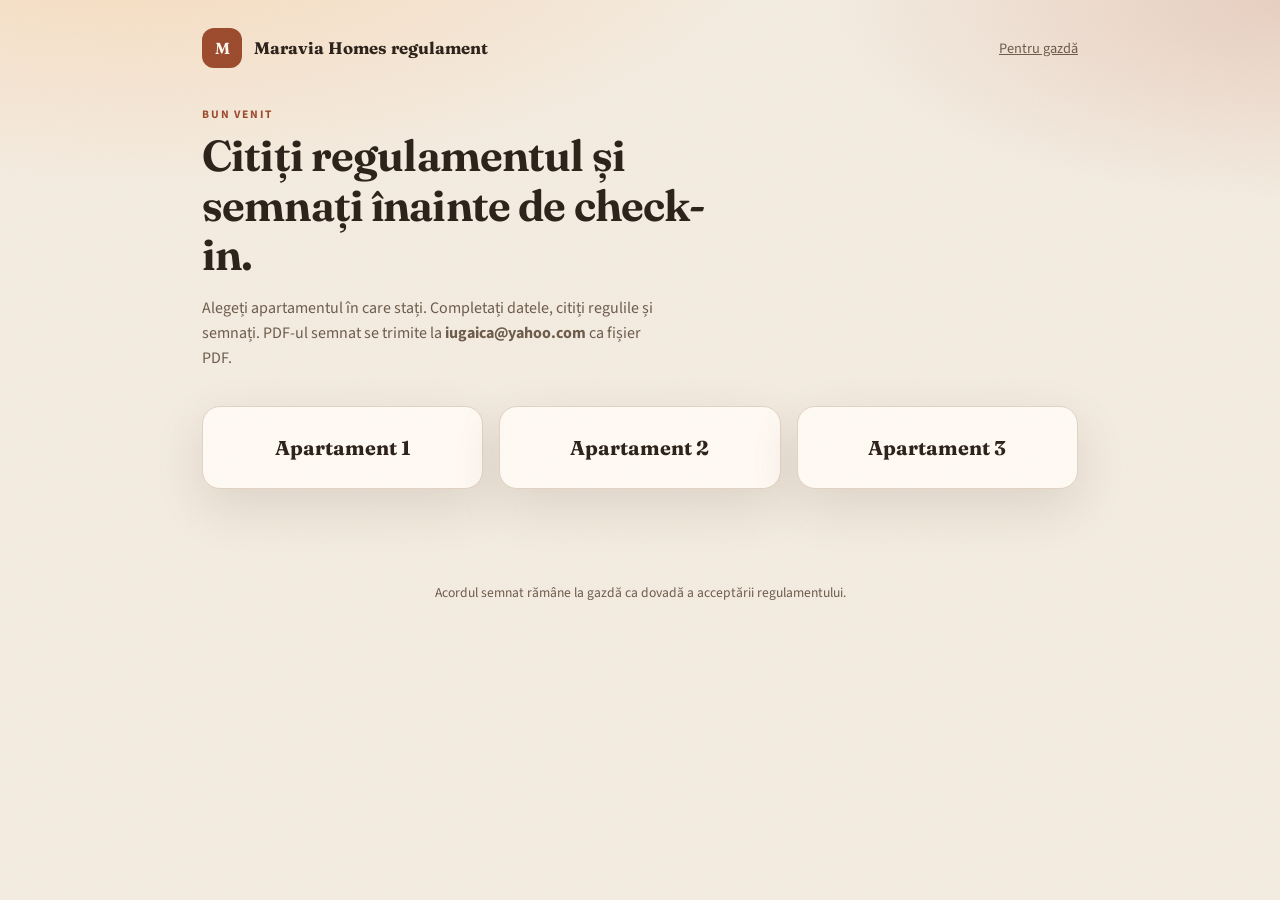
<file: docs/index.html>
<!DOCTYPE html>
<html lang="ro">
  <head>
    <meta charset="UTF-8" />
    <meta name="viewport" content="width=device-width, initial-scale=1" />
    <title>Maravia Homes regulament</title>
    <link rel="preconnect" href="https://fonts.googleapis.com" />
    <link rel="preconnect" href="https://fonts.gstatic.com" crossorigin />
    <link
      href="https://fonts.googleapis.com/css2?family=Fraunces:opsz,wght@9..144,500;9..144,650&family=Source+Sans+3:wght@400;500;600;700&display=swap"
      rel="stylesheet"
    />
    <link rel="stylesheet" href="css/style.css?v=10" />
  </head>
  <body>
    <div class="noise"></div>
    <header class="top">
      <a class="brand" href="index.html">
        <span class="mark">M</span>
        <span>
          <strong id="hostName">Maravia Homes regulament</strong>
        </span>
      </a>
      <a class="ghost-link" href="admin.html">Pentru gazdă</a>
    </header>

    <main id="app">
      <section class="hero" data-step="pick">
        <p class="eyebrow">Bun venit</p>
        <h1>Citiți regulamentul și semnați înainte de check-in.</h1>
        <p class="lead">
          Alegeți apartamentul în care stați. Completați datele, citiți regulile
          și semnați. PDF-ul semnat se trimite la
          <strong>iugaica@yahoo.com</strong> ca fișier PDF.
        </p>
        <div class="apartments" id="apartments"></div>
      </section>

      <section class="sheet hidden" data-step="form">
        <button type="button" class="back" id="backPick">← Schimbă apartamentul</button>
        <p class="eyebrow" id="aptLabel"></p>
        <h2>Datele șederii</h2>
        <form id="guestForm" novalidate>
          <label>
            Nume și prenume
            <input name="fullName" autocomplete="name" required minlength="3" />
          </label>
          <div class="row">
            <label>
              Telefon
              <input name="phone" type="tel" autocomplete="tel" required />
            </label>
            <label>
              E-mail <span class="opt">(opțional)</span>
              <input name="email" type="email" autocomplete="email" />
            </label>
          </div>
          <div class="row three">
            <label>
              Check-in
              <input name="checkIn" type="date" required />
            </label>
            <label>
              Check-out
              <input name="checkOut" type="date" required />
            </label>
            <label>
              Persoane
              <input name="guests" type="number" min="1" max="12" value="2" required />
            </label>
          </div>

          <h2 class="rules-title">Date de identificare</h2>
          <p class="hint">Completeți datele din cartea de identitate.</p>
          <div class="row">
            <label>
              CNP
              <input
                name="cnp"
                inputmode="numeric"
                autocomplete="off"
                maxlength="13"
                placeholder="13 cifre"
                required
              />
            </label>
            <label>
              Serie CI
              <input
                name="serieCi"
                autocomplete="off"
                maxlength="9"
                placeholder="ex. RK123456"
                required
              />
            </label>
          </div>

          <h2 class="rules-title">Regulamentul locuinței</h2>
          <div class="rules" id="rules"></div>

          <label class="accept">
            <input type="checkbox" name="accepted" required />
            <span
              >Am citit regulamentul, îl înțeleg și mă angajez să îl respect pe
              toată durata șederii, împreună cu persoanele care mă însoțesc.</span
            >
          </label>

          <h2>Semnătura</h2>
          <p class="hint">Desenați semnătura cu degetul sau cu mouse-ul.</p>
          <div class="pad-wrap">
            <canvas id="pad" width="700" height="220"></canvas>
            <button type="button" class="text-btn" id="clearPad">Șterge semnătura</button>
          </div>

          <p class="form-error hidden" id="formError"></p>
          <button type="submit" class="primary" id="submitBtn">
            Semnez și salvez PDF-ul
          </button>
        </form>
      </section>

      <section class="done hidden" data-step="done">
        <p class="eyebrow">Gata</p>
        <h2>Acordul a fost salvat.</h2>
        <p class="lead" id="doneLead">
          PDF-ul este păstrat în arhiva gazdei și a fost trimis pe email.
        </p>
        <a class="primary" id="downloadLink" href="#">Descarcă PDF-ul</a>
        <button type="button" class="secondary" id="another">Semnează alt acord</button>
      </section>
    </main>

    <footer>
      <p>Acordul semnat rămâne la gazdă ca dovadă a acceptării regulamentului.</p>
    </footer>
    <script src="vendor/pdf-lib.min.js"></script>
    <script src="vendor/fontkit.umd.js"></script>
    <script src="js/app.js?v=12"></script>
  </body>
</html>
</file>
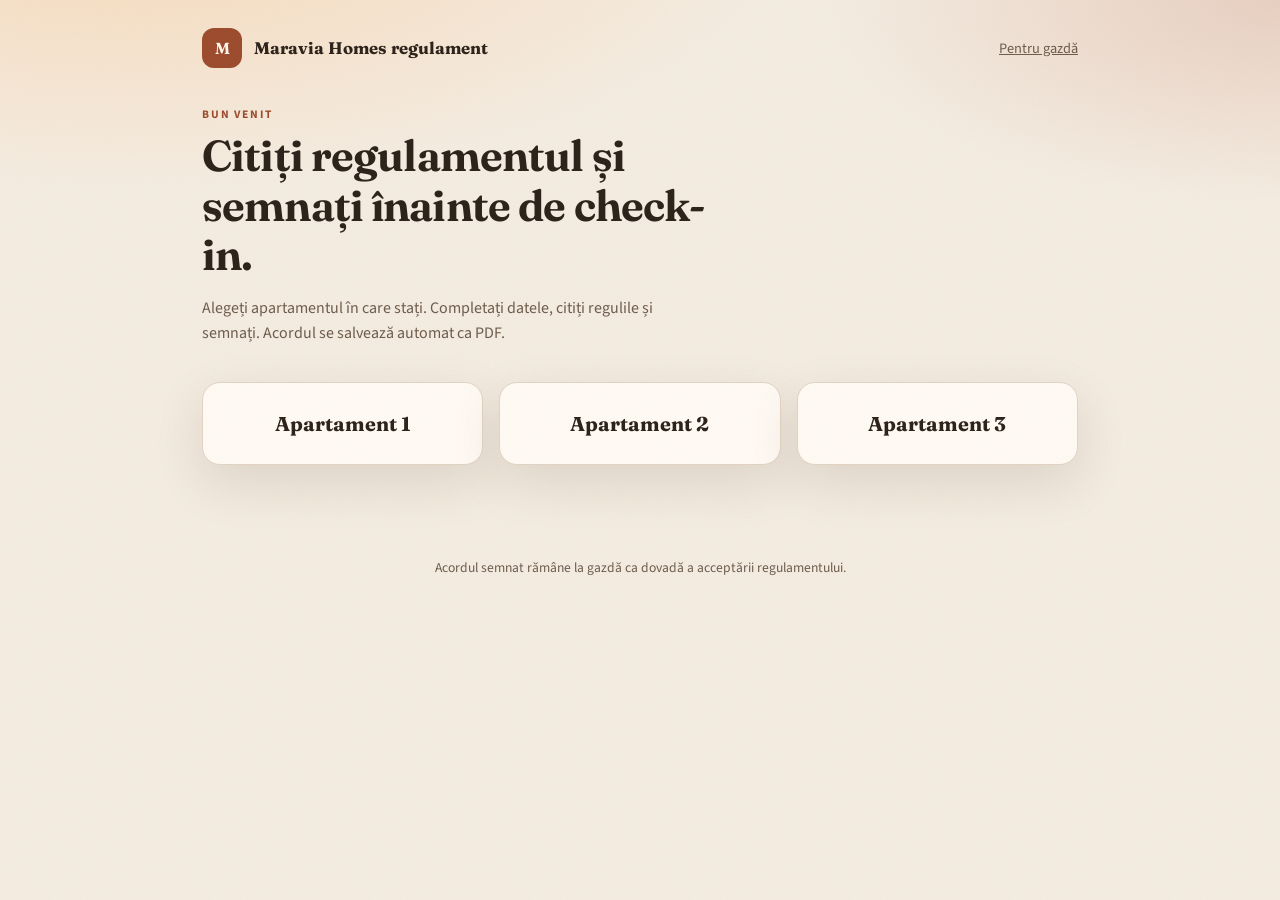
<file: public/index.html>
<!DOCTYPE html>
<html lang="ro">
  <head>
    <meta charset="UTF-8" />
    <meta name="viewport" content="width=device-width, initial-scale=1" />
    <title>Maravia Homes regulament</title>
    <link rel="preconnect" href="https://fonts.googleapis.com" />
    <link rel="preconnect" href="https://fonts.gstatic.com" crossorigin />
    <link
      href="https://fonts.googleapis.com/css2?family=Fraunces:opsz,wght@9..144,500;9..144,650&family=Source+Sans+3:wght@400;500;600;700&display=swap"
      rel="stylesheet"
    />
    <link rel="stylesheet" href="css/style.css?v=7" />
  </head>
  <body>
    <div class="noise"></div>
    <header class="top">
      <a class="brand" href="index.html">
        <span class="mark">M</span>
        <span>
          <strong id="hostName">Maravia Homes regulament</strong>
        </span>
      </a>
      <a class="ghost-link" href="admin.html">Pentru gazdă</a>
    </header>

    <main id="app">
      <section class="hero" data-step="pick">
        <p class="eyebrow">Bun venit</p>
        <h1>Citiți regulamentul și semnați înainte de check-in.</h1>
        <p class="lead">
          Alegeți apartamentul în care stați. Completați datele, citiți regulile
          și semnați. Acordul se salvează automat ca PDF.
        </p>
        <div class="apartments" id="apartments"></div>
      </section>

      <section class="sheet hidden" data-step="form">
        <button type="button" class="back" id="backPick">← Schimbă apartamentul</button>
        <p class="eyebrow" id="aptLabel"></p>
        <h2>Datele șederii</h2>
        <form id="guestForm" novalidate>
          <label>
            Nume și prenume
            <input name="fullName" autocomplete="name" required minlength="3" />
          </label>
          <div class="row">
            <label>
              Telefon
              <input name="phone" type="tel" autocomplete="tel" required />
            </label>
            <label>
              E-mail <span class="opt">(opțional)</span>
              <input name="email" type="email" autocomplete="email" />
            </label>
          </div>
          <div class="row three">
            <label>
              Check-in
              <input name="checkIn" type="date" required />
            </label>
            <label>
              Check-out
              <input name="checkOut" type="date" required />
            </label>
            <label>
              Persoane
              <input name="guests" type="number" min="1" max="12" value="2" required />
            </label>
          </div>

          <h2 class="rules-title">Date de identificare</h2>
          <p class="hint">Completeți datele din cartea de identitate.</p>
          <div class="row">
            <label>
              CNP
              <input
                name="cnp"
                inputmode="numeric"
                autocomplete="off"
                maxlength="13"
                placeholder="13 cifre"
                required
              />
            </label>
            <label>
              Serie CI
              <input
                name="serieCi"
                autocomplete="off"
                maxlength="9"
                placeholder="ex. RK123456"
                required
              />
            </label>
          </div>

          <h2 class="rules-title">Regulamentul locuinței</h2>
          <div class="rules" id="rules"></div>

          <label class="accept">
            <input type="checkbox" name="accepted" required />
            <span
              >Am citit regulamentul, îl înțeleg și mă angajez să îl respect pe
              toată durata șederii, împreună cu persoanele care mă însoțesc.</span
            >
          </label>

          <h2>Semnătura</h2>
          <p class="hint">Desenați semnătura cu degetul sau cu mouse-ul.</p>
          <div class="pad-wrap">
            <canvas id="pad" width="700" height="220"></canvas>
            <button type="button" class="text-btn" id="clearPad">Șterge semnătura</button>
          </div>

          <p class="form-error hidden" id="formError"></p>
          <button type="submit" class="primary" id="submitBtn">
            Semnez și salvez PDF-ul
          </button>
        </form>
      </section>

      <section class="done hidden" data-step="done">
        <p class="eyebrow">Gata</p>
        <h2>Acordul a fost salvat.</h2>
        <p class="lead" id="doneLead">
          PDF-ul este păstrat în arhiva gazdei și a fost trimis pe email.
        </p>
        <a class="primary" id="downloadLink" href="#">Descarcă PDF-ul</a>
        <button type="button" class="secondary" id="another">Semnează alt acord</button>
      </section>
    </main>

    <footer>
      <p>Acordul semnat rămâne la gazdă ca dovadă a acceptării regulamentului.</p>
    </footer>
    <script src="vendor/pdf-lib.min.js"></script>
    <script src="vendor/fontkit.umd.js"></script>
    <script src="js/app.js?v=7"></script>
  </body>
</html>
</file>
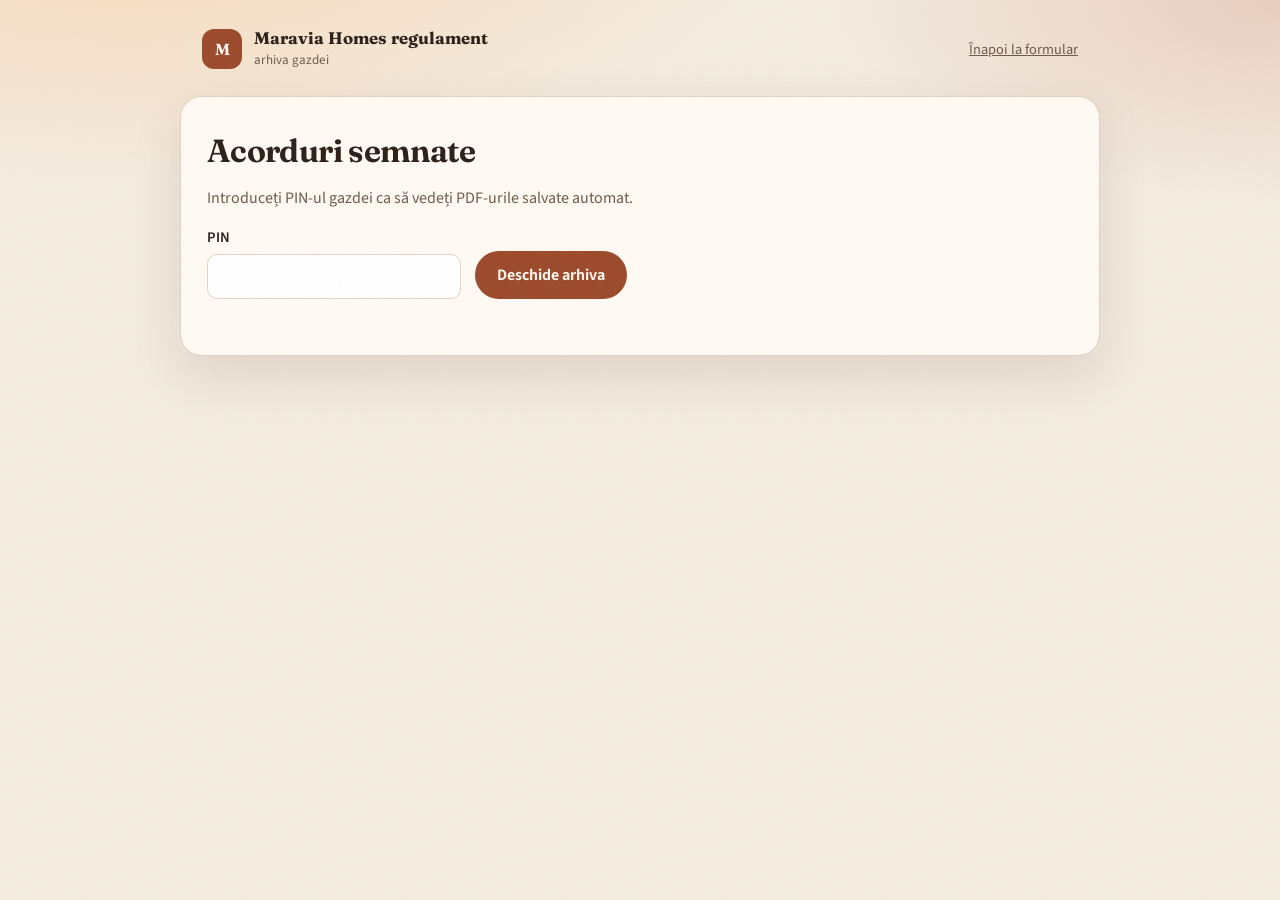
<file: docs/admin.html>
<!DOCTYPE html>
<html lang="ro">
  <head>
    <meta charset="UTF-8" />
    <meta name="viewport" content="width=device-width, initial-scale=1" />
    <title>Arhiva acorduri — Maravia Homes regulament</title>
    <link rel="preconnect" href="https://fonts.googleapis.com" />
    <link rel="preconnect" href="https://fonts.gstatic.com" crossorigin />
    <link
      href="https://fonts.googleapis.com/css2?family=Fraunces:opsz,wght@9..144,500;9..144,650&family=Source+Sans+3:wght@400;500;600;700&display=swap"
      rel="stylesheet"
    />
    <link rel="stylesheet" href="css/style.css?v=10" />
  </head>
  <body>
    <div class="noise"></div>
    <header class="top">
      <a class="brand" href="index.html">
        <span class="mark">M</span>
        <span>
          <strong>Maravia Homes regulament</strong>
          <em>arhiva gazdei</em>
        </span>
      </a>
      <a class="ghost-link" href="index.html">Înapoi la formular</a>
    </header>
    <main class="sheet admin-wrap">
      <h1>Acorduri semnate</h1>
      <p class="lead">
        Introduceți PIN-ul gazdei ca să vedeți PDF-urile salvate automat.
      </p>
      <form id="pinForm" class="pin-row">
        <label>
          PIN
          <input name="pin" type="password" inputmode="numeric" autocomplete="off" />
        </label>
        <button class="primary" type="submit">Deschide arhiva</button>
      </form>
      <p class="form-error hidden" id="pinError"></p>
      <ul class="file-list" id="files"></ul>
    </main>
    <script src="js/admin.js?v=7"></script>
  </body>
</html>
</file>
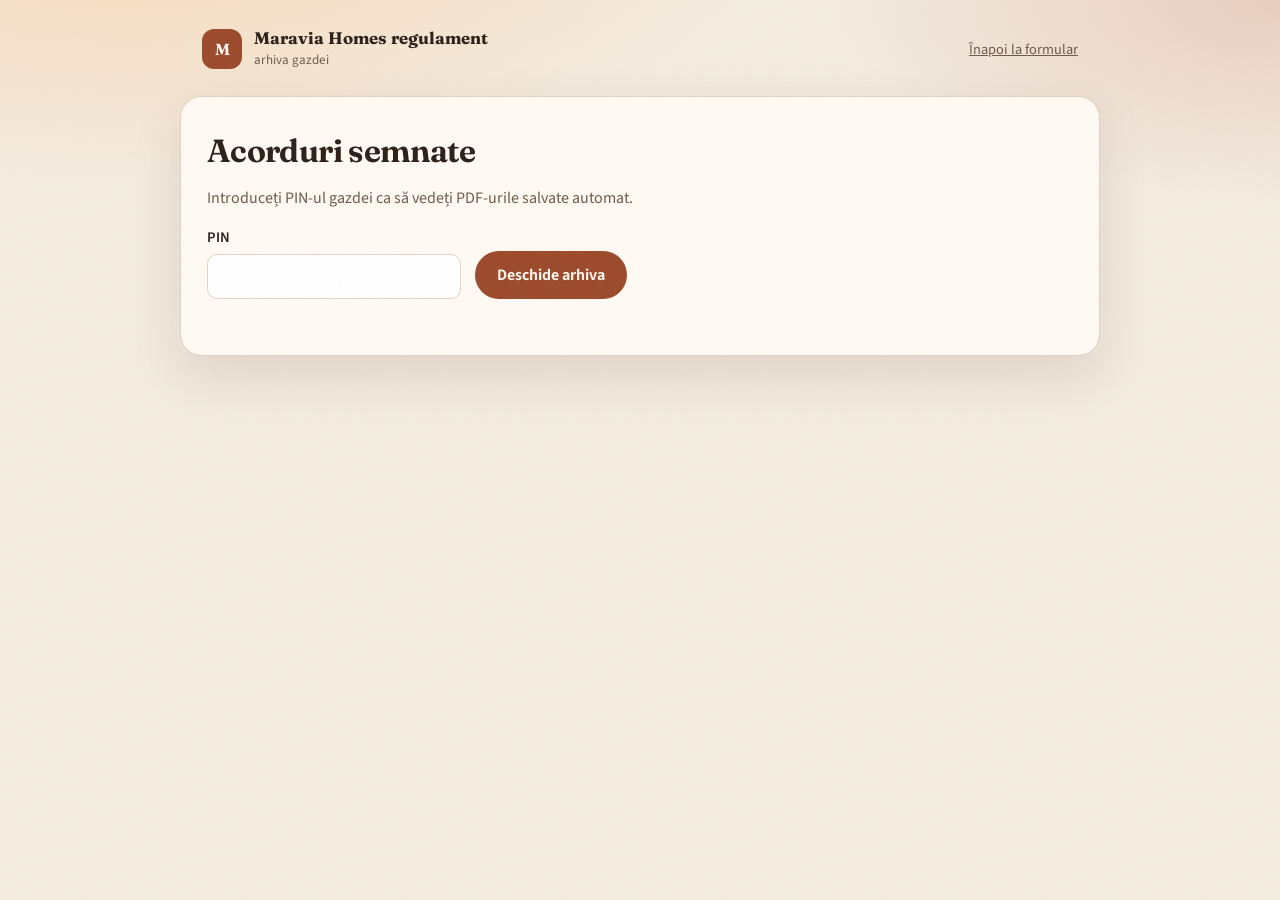
<file: public/admin.html>
<!DOCTYPE html>
<html lang="ro">
  <head>
    <meta charset="UTF-8" />
    <meta name="viewport" content="width=device-width, initial-scale=1" />
    <title>Arhiva acorduri — Maravia Homes regulament</title>
    <link rel="preconnect" href="https://fonts.googleapis.com" />
    <link rel="preconnect" href="https://fonts.gstatic.com" crossorigin />
    <link
      href="https://fonts.googleapis.com/css2?family=Fraunces:opsz,wght@9..144,500;9..144,650&family=Source+Sans+3:wght@400;500;600;700&display=swap"
      rel="stylesheet"
    />
    <link rel="stylesheet" href="css/style.css?v=7" />
  </head>
  <body>
    <div class="noise"></div>
    <header class="top">
      <a class="brand" href="index.html">
        <span class="mark">M</span>
        <span>
          <strong>Maravia Homes regulament</strong>
          <em>arhiva gazdei</em>
        </span>
      </a>
      <a class="ghost-link" href="index.html">Înapoi la formular</a>
    </header>
    <main class="sheet admin-wrap">
      <h1>Acorduri semnate</h1>
      <p class="lead">
        Introduceți PIN-ul gazdei ca să vedeți PDF-urile salvate automat.
      </p>
      <form id="pinForm" class="pin-row">
        <label>
          PIN
          <input name="pin" type="password" inputmode="numeric" autocomplete="off" />
        </label>
        <button class="primary" type="submit">Deschide arhiva</button>
      </form>
      <p class="form-error hidden" id="pinError"></p>
      <ul class="file-list" id="files"></ul>
    </main>
    <script src="js/admin.js?v=7"></script>
  </body>
</html>
</file>
<file: docs/css/style.css>
:root {
  --ink: #2b2118;
  --muted: #6d5b4b;
  --paper: #f4ece1;
  --card: #fffaf3;
  --line: #e2d3c3;
  --accent: #9c4a2c;
  --accent-dark: #7a351e;
  --ok: #2f5d3a;
  --shadow: 0 18px 50px rgba(62, 38, 22, 0.12);
}

* {
  box-sizing: border-box;
}

html,
body {
  margin: 0;
  min-height: 100%;
}

body {
  font-family: "Source Sans 3", system-ui, sans-serif;
  color: var(--ink);
  background:
    radial-gradient(1200px 500px at 10% -10%, #f7d9b8 0%, transparent 55%),
    radial-gradient(900px 400px at 100% 0%, #e8cfc0 0%, transparent 50%),
    var(--paper);
}

.noise {
  pointer-events: none;
  position: fixed;
  inset: 0;
  opacity: 0.04;
  background-image: url("data:image/svg+xml,%3Csvg xmlns='http://www.w3.org/2000/svg' width='160' height='160'%3E%3Cfilter id='n'%3E%3CfeTurbulence type='fractalNoise' baseFrequency='.8' numOctaves='2'/%3E%3C/filter%3E%3Crect width='100%25' height='100%25' filter='url(%23n)'/%3E%3C/svg%3E");
}

.top {
  max-width: 920px;
  margin: 0 auto;
  padding: 28px 22px 8px;
  display: flex;
  justify-content: space-between;
  align-items: center;
}

.brand {
  display: flex;
  gap: 12px;
  align-items: center;
  text-decoration: none;
  color: inherit;
}

.brand strong {
  display: block;
  font-family: Fraunces, Georgia, serif;
  font-size: 1.05rem;
}

.brand em {
  font-style: normal;
  color: var(--muted);
  font-size: 0.82rem;
}

.mark {
  width: 40px;
  height: 40px;
  border-radius: 12px;
  display: grid;
  place-items: center;
  background: var(--accent);
  color: #fff8ef;
  font-family: Fraunces, serif;
  font-weight: 650;
}

.ghost-link {
  color: var(--muted);
  font-size: 0.9rem;
}

main {
  max-width: 920px;
  margin: 0 auto;
  padding: 12px 22px 80px;
}

.hero h1,
.sheet h2,
.done h2,
.admin-wrap h1 {
  font-family: Fraunces, Georgia, serif;
  font-weight: 650;
  letter-spacing: -0.02em;
  line-height: 1.15;
  margin: 8px 0 14px;
}

.hero h1 {
  font-size: clamp(1.8rem, 4vw, 2.7rem);
  max-width: 18ch;
}

.eyebrow {
  text-transform: uppercase;
  letter-spacing: 0.16em;
  font-size: 0.72rem;
  color: var(--accent);
  font-weight: 700;
  margin: 18px 0 0;
}

.lead,
.hint {
  color: var(--muted);
  max-width: 58ch;
  line-height: 1.55;
}

.apartments {
  display: grid;
  grid-template-columns: repeat(3, 1fr);
  gap: 16px;
  margin-top: 36px;
}

.apt {
  background: var(--card);
  border: 1px solid var(--line);
  border-radius: 18px;
  padding: 28px 20px;
  text-align: center;
  cursor: pointer;
  box-shadow: var(--shadow);
  font: inherit;
  color: inherit;
  transition: transform 0.15s ease, border-color 0.15s ease;
}

.apt:hover {
  transform: translateY(-3px);
  border-color: var(--accent);
}

.apt h3 {
  font-family: Fraunces, serif;
  margin: 0;
  font-size: 1.25rem;
}

.sheet,
.done,
.admin-wrap {
  background: var(--card);
  border: 1px solid var(--line);
  border-radius: 22px;
  padding: 28px 26px 32px;
  margin-top: 18px;
  box-shadow: var(--shadow);
}

.hidden {
  display: none !important;
}

.back,
.text-btn {
  background: none;
  border: 0;
  color: var(--accent);
  font: inherit;
  cursor: pointer;
  padding: 0;
  margin-bottom: 8px;
}

form {
  display: grid;
  gap: 14px;
}

label {
  display: grid;
  gap: 6px;
  font-size: 0.92rem;
  font-weight: 600;
}

.opt {
  font-weight: 400;
  color: var(--muted);
}

input {
  font: inherit;
  font-weight: 400;
  padding: 11px 12px;
  border-radius: 10px;
  border: 1px solid var(--line);
  background: #fff;
  color: var(--ink);
}

input:focus {
  outline: 2px solid #d7b39a;
  border-color: var(--accent);
}

.row {
  display: grid;
  grid-template-columns: 1fr 1fr;
  gap: 14px;
}

.row.three {
  grid-template-columns: 1fr 1fr 0.7fr;
}

.rules-title {
  margin-top: 18px;
}

.rules {
  border: 1px solid var(--line);
  border-radius: 14px;
  padding: 8px 18px 16px;
  max-height: 340px;
  overflow: auto;
  background: #fffdf8;
}

.rules h3 {
  font-size: 1rem;
  margin: 16px 0 8px;
}

.rules li {
  color: var(--muted);
  margin: 0 0 8px;
  line-height: 1.45;
}

.accept {
  display: flex;
  gap: 10px;
  align-items: flex-start;
  font-weight: 500;
}

.accept input {
  margin-top: 4px;
}

.pad-wrap {
  background: #fff;
  border: 1px dashed #c9b6a3;
  border-radius: 14px;
  padding: 8px 8px 4px;
}

canvas {
  width: 100%;
  height: 180px;
  display: block;
  touch-action: none;
  cursor: crosshair;
}

.primary,
.secondary {
  display: inline-flex;
  justify-content: center;
  align-items: center;
  text-decoration: none;
  border: 0;
  border-radius: 999px;
  padding: 13px 22px;
  font: inherit;
  font-weight: 650;
  cursor: pointer;
}

.primary {
  background: var(--accent);
  color: #fff8ef;
  margin-top: 8px;
}

.primary:disabled {
  opacity: 0.55;
  cursor: wait;
}

.secondary {
  background: transparent;
  color: var(--accent-dark);
  border: 1px solid var(--line);
  margin-top: 12px;
}

.form-error {
  color: #9b1c1c;
  margin: 0;
}

footer {
  text-align: center;
  color: var(--muted);
  font-size: 0.85rem;
  padding-bottom: 40px;
}

.pin-row {
  grid-template-columns: 1fr auto;
  align-items: end;
  max-width: 420px;
}

.file-list {
  list-style: none;
  padding: 0;
  margin: 24px 0 0;
}

.file-list li {
  display: flex;
  justify-content: space-between;
  gap: 16px;
  padding: 14px 0;
  border-bottom: 1px solid var(--line);
}

.file-list a {
  color: var(--accent-dark);
  font-weight: 650;
}

@media (max-width: 800px) {
  .apartments,
  .row,
  .row.three,
  .pin-row {
    grid-template-columns: 1fr;
  }
}
</file>
<file: public/css/style.css>
:root {
  --ink: #2b2118;
  --muted: #6d5b4b;
  --paper: #f4ece1;
  --card: #fffaf3;
  --line: #e2d3c3;
  --accent: #9c4a2c;
  --accent-dark: #7a351e;
  --ok: #2f5d3a;
  --shadow: 0 18px 50px rgba(62, 38, 22, 0.12);
}

* {
  box-sizing: border-box;
}

html,
body {
  margin: 0;
  min-height: 100%;
}

body {
  font-family: "Source Sans 3", system-ui, sans-serif;
  color: var(--ink);
  background:
    radial-gradient(1200px 500px at 10% -10%, #f7d9b8 0%, transparent 55%),
    radial-gradient(900px 400px at 100% 0%, #e8cfc0 0%, transparent 50%),
    var(--paper);
}

.noise {
  pointer-events: none;
  position: fixed;
  inset: 0;
  opacity: 0.04;
  background-image: url("data:image/svg+xml,%3Csvg xmlns='http://www.w3.org/2000/svg' width='160' height='160'%3E%3Cfilter id='n'%3E%3CfeTurbulence type='fractalNoise' baseFrequency='.8' numOctaves='2'/%3E%3C/filter%3E%3Crect width='100%25' height='100%25' filter='url(%23n)'/%3E%3C/svg%3E");
}

.top {
  max-width: 920px;
  margin: 0 auto;
  padding: 28px 22px 8px;
  display: flex;
  justify-content: space-between;
  align-items: center;
}

.brand {
  display: flex;
  gap: 12px;
  align-items: center;
  text-decoration: none;
  color: inherit;
}

.brand strong {
  display: block;
  font-family: Fraunces, Georgia, serif;
  font-size: 1.05rem;
}

.brand em {
  font-style: normal;
  color: var(--muted);
  font-size: 0.82rem;
}

.mark {
  width: 40px;
  height: 40px;
  border-radius: 12px;
  display: grid;
  place-items: center;
  background: var(--accent);
  color: #fff8ef;
  font-family: Fraunces, serif;
  font-weight: 650;
}

.ghost-link {
  color: var(--muted);
  font-size: 0.9rem;
}

main {
  max-width: 920px;
  margin: 0 auto;
  padding: 12px 22px 80px;
}

.hero h1,
.sheet h2,
.done h2,
.admin-wrap h1 {
  font-family: Fraunces, Georgia, serif;
  font-weight: 650;
  letter-spacing: -0.02em;
  line-height: 1.15;
  margin: 8px 0 14px;
}

.hero h1 {
  font-size: clamp(1.8rem, 4vw, 2.7rem);
  max-width: 18ch;
}

.eyebrow {
  text-transform: uppercase;
  letter-spacing: 0.16em;
  font-size: 0.72rem;
  color: var(--accent);
  font-weight: 700;
  margin: 18px 0 0;
}

.lead,
.hint {
  color: var(--muted);
  max-width: 58ch;
  line-height: 1.55;
}

.apartments {
  display: grid;
  grid-template-columns: repeat(3, 1fr);
  gap: 16px;
  margin-top: 36px;
}

.apt {
  background: var(--card);
  border: 1px solid var(--line);
  border-radius: 18px;
  padding: 28px 20px;
  text-align: center;
  cursor: pointer;
  box-shadow: var(--shadow);
  font: inherit;
  color: inherit;
  transition: transform 0.15s ease, border-color 0.15s ease;
}

.apt:hover {
  transform: translateY(-3px);
  border-color: var(--accent);
}

.apt h3 {
  font-family: Fraunces, serif;
  margin: 0;
  font-size: 1.25rem;
}

.sheet,
.done,
.admin-wrap {
  background: var(--card);
  border: 1px solid var(--line);
  border-radius: 22px;
  padding: 28px 26px 32px;
  margin-top: 18px;
  box-shadow: var(--shadow);
}

.hidden {
  display: none !important;
}

.back,
.text-btn {
  background: none;
  border: 0;
  color: var(--accent);
  font: inherit;
  cursor: pointer;
  padding: 0;
  margin-bottom: 8px;
}

form {
  display: grid;
  gap: 14px;
}

label {
  display: grid;
  gap: 6px;
  font-size: 0.92rem;
  font-weight: 600;
}

.opt {
  font-weight: 400;
  color: var(--muted);
}

input {
  font: inherit;
  font-weight: 400;
  padding: 11px 12px;
  border-radius: 10px;
  border: 1px solid var(--line);
  background: #fff;
  color: var(--ink);
}

input:focus {
  outline: 2px solid #d7b39a;
  border-color: var(--accent);
}

.row {
  display: grid;
  grid-template-columns: 1fr 1fr;
  gap: 14px;
}

.row.three {
  grid-template-columns: 1fr 1fr 0.7fr;
}

.rules-title {
  margin-top: 18px;
}

.rules {
  border: 1px solid var(--line);
  border-radius: 14px;
  padding: 8px 18px 16px;
  max-height: 340px;
  overflow: auto;
  background: #fffdf8;
}

.rules h3 {
  font-size: 1rem;
  margin: 16px 0 8px;
}

.rules li {
  color: var(--muted);
  margin: 0 0 8px;
  line-height: 1.45;
}

.accept {
  display: flex;
  gap: 10px;
  align-items: flex-start;
  font-weight: 500;
}

.accept input {
  margin-top: 4px;
}

.pad-wrap {
  background: #fff;
  border: 1px dashed #c9b6a3;
  border-radius: 14px;
  padding: 8px 8px 4px;
}

canvas {
  width: 100%;
  height: 180px;
  display: block;
  touch-action: none;
  cursor: crosshair;
}

.primary,
.secondary {
  display: inline-flex;
  justify-content: center;
  align-items: center;
  text-decoration: none;
  border: 0;
  border-radius: 999px;
  padding: 13px 22px;
  font: inherit;
  font-weight: 650;
  cursor: pointer;
}

.primary {
  background: var(--accent);
  color: #fff8ef;
  margin-top: 8px;
}

.primary:disabled {
  opacity: 0.55;
  cursor: wait;
}

.secondary {
  background: transparent;
  color: var(--accent-dark);
  border: 1px solid var(--line);
  margin-top: 12px;
}

.form-error {
  color: #9b1c1c;
  margin: 0;
}

footer {
  text-align: center;
  color: var(--muted);
  font-size: 0.85rem;
  padding-bottom: 40px;
}

.pin-row {
  grid-template-columns: 1fr auto;
  align-items: end;
  max-width: 420px;
}

.file-list {
  list-style: none;
  padding: 0;
  margin: 24px 0 0;
}

.file-list li {
  display: flex;
  justify-content: space-between;
  gap: 16px;
  padding: 14px 0;
  border-bottom: 1px solid var(--line);
}

.file-list a {
  color: var(--accent-dark);
  font-weight: 650;
}

@media (max-width: 800px) {
  .apartments,
  .row,
  .row.three,
  .pin-row {
    grid-template-columns: 1fr;
  }
}
</file>
